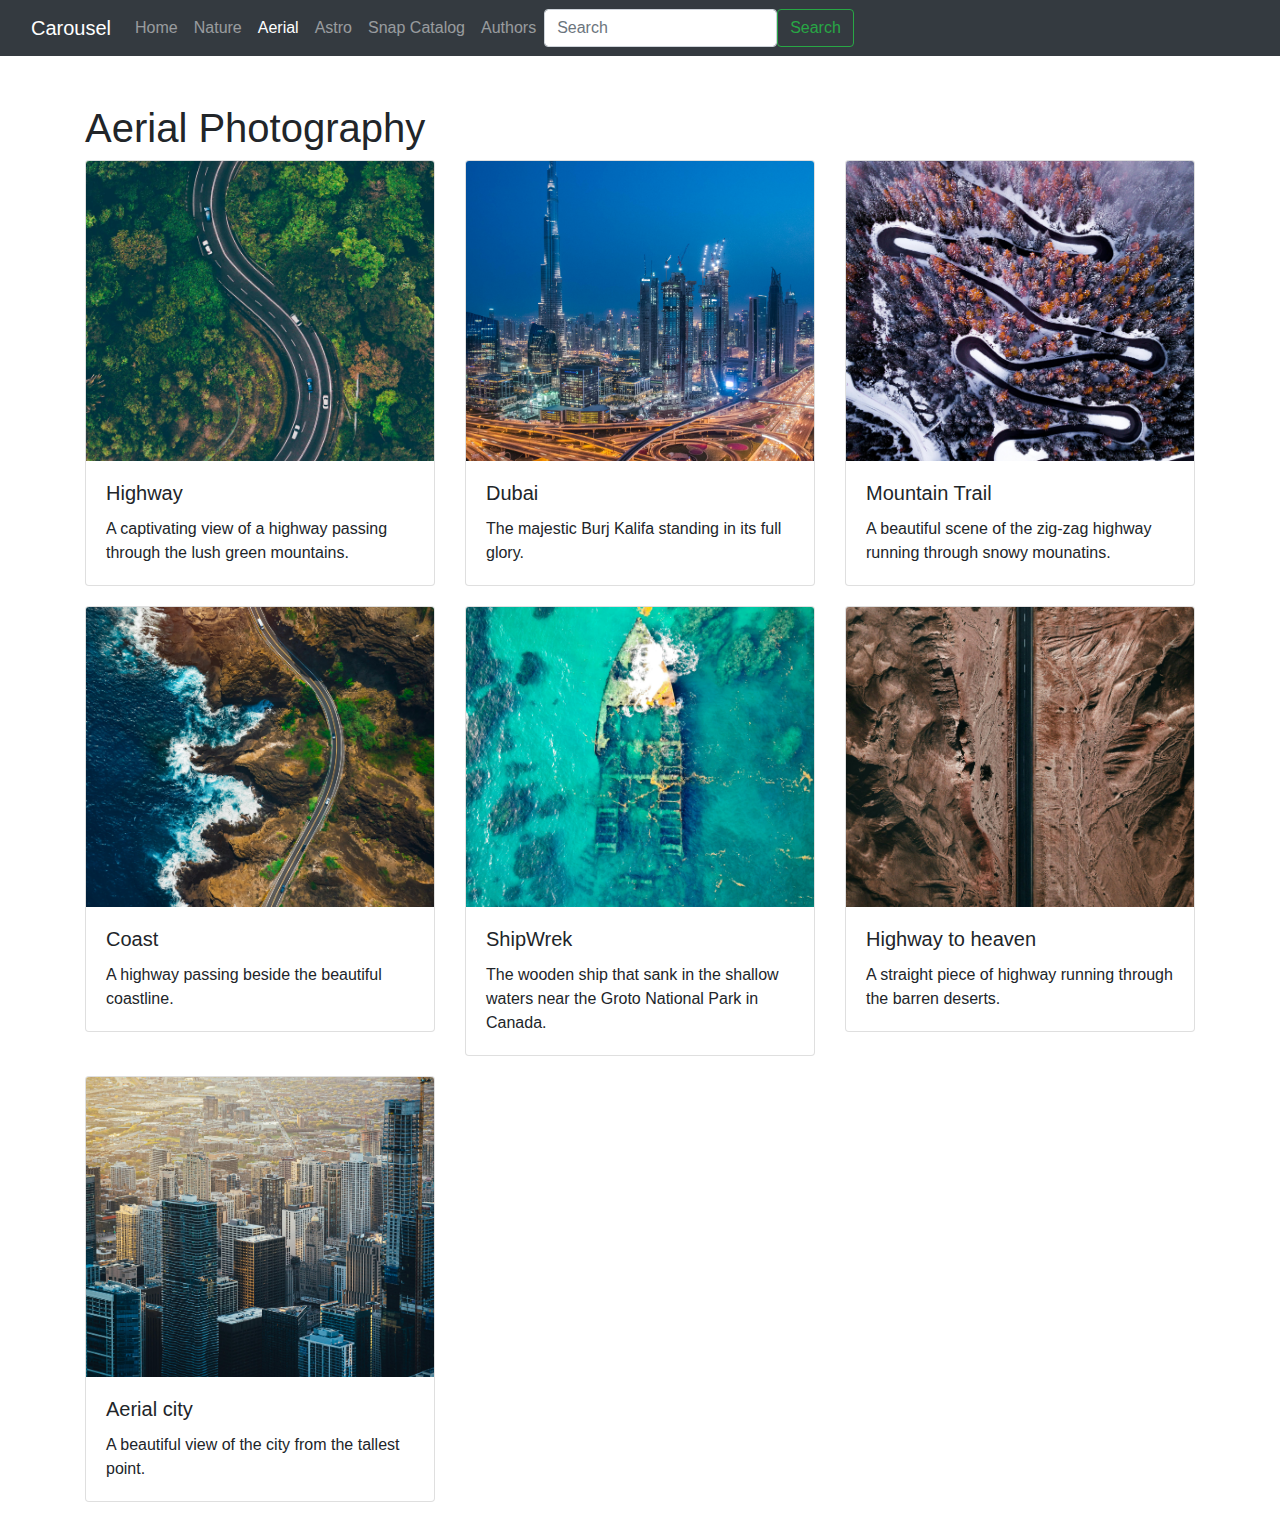
<file: Midterm/aerial.html>
<!DOCTYPE html>
<html lang="en">

<head>
    <meta charset="UTF-8">
    <meta name="viewport" content="width=device-width, initial-scale=1.0">
    <title>Aerial Photography</title>
    <link rel="stylesheet" href="https://maxcdn.bootstrapcdn.com/bootstrap/4.5.2/css/bootstrap.min.css">
    <style>
        /* Custom CSS for footer at the bottom */
        
        body {
            display: flex;
            flex-direction: column;
            min-height: 100vh;
        }
        
        .content-wrapper {
            flex-grow: 1;
        }
        
        footer {
            position: static;
            bottom: 0;
            width: 100%;
            height: 55px;
        }
        
        .card {
            margin-bottom: 20px;
            /* Add margin-bottom to create space between cards */
        }
        
        .card-img-top {
            height: 300px;
            /* Adjust the height of the image */
            object-fit: cover;
            /* Ensure the image covers the entire space */
        }
    </style>
</head>

<body>
    <!-- Navigation Bar -->
    <header data-bs-theme="dark">
        <nav class="navbar navbar-expand-md navbar-dark fixed-top bg-dark">
            <div class="container-fluid">
                <a class="navbar-brand" href="#">Carousel</a>
                <button class="navbar-toggler" type="button" data-bs-toggle="collapse" data-bs-target="#navbarCollapse" aria-controls="navbarCollapse" aria-expanded="false" aria-label="Toggle navigation">
        <span class="navbar-toggler-icon"></span>
      </button>
                <div class="collapse navbar-collapse" id="navbarCollapse">
                    <ul class="navbar-nav me-auto mb-2 mb-md-0">
                        <li class="nav-item">
                            <a class="nav-link" href="index.html">Home</a>
                        </li>
                        <li class="nav-item">
                            <a class="nav-link" href="nature.html">Nature</a>
                        </li>
                        <li class="nav-item">
                            <a class="nav-link active" aria-current="page" href="#">Aerial</a>
                        </li>
                        <li class="nav-item">
                            <a class="nav-link" href="astro.html">Astro</a>
                        </li>
                        <li class="nav-item">
                            <a class="nav-link" href="SnapCatalog.html">Snap Catalog</a>
                        </li>
                        <li class="nav-item">
                            <a class="nav-link" href="authors.html">Authors</a>
                        </li>
                    </ul>
                    <form class="d-flex" role="search">
                        <input class="form-control me-2" type="search" placeholder="Search" aria-label="Search">
                        <button class="btn btn-outline-success" type="submit">Search</button>
                    </form>
                </div>
            </div>
        </nav>
    </header>

    <main style="padding-top: 5rem;">
        <!-- Content -->
        <div class="container mt-4">
            <h1>Aerial Photography</h1>
            <div class="row" id="aerial-photos">
                <!-- Aerial photos will be dynamically added here -->
            </div>
        </div>
    </main>



    <script src="https://maxcdn.bootstrapcdn.com/bootstrap/4.5.2/js/bootstrap.min.js"></script>
    <script>
        fetch('data.json')
            .then(response => response.json())
            .then(data => {
                const aerialPhotosContainer = document.getElementById('aerial-photos');

                data.filter(photo => photo.category === 'Aerial').forEach(photo => {
                    const cardDiv = document.createElement('div');
                    cardDiv.classList.add('col-md-4');
                    cardDiv.innerHTML = `
                        <div class="card">
                            <img src="${photo.imageUrl}" class="card-img-top" alt="${photo.title}">
                            <div class="card-body">
                                <h5 class="card-title">${photo.title}</h5>
                                <p class="card-text">${photo.description}</p>
                            </div>
                        </div>
                    `;
                    aerialPhotosContainer.appendChild(cardDiv);
                });
            })
            .catch(error => console.error('Error fetching aerial photos:', error));
    </script>
</body>

</html>
</file>
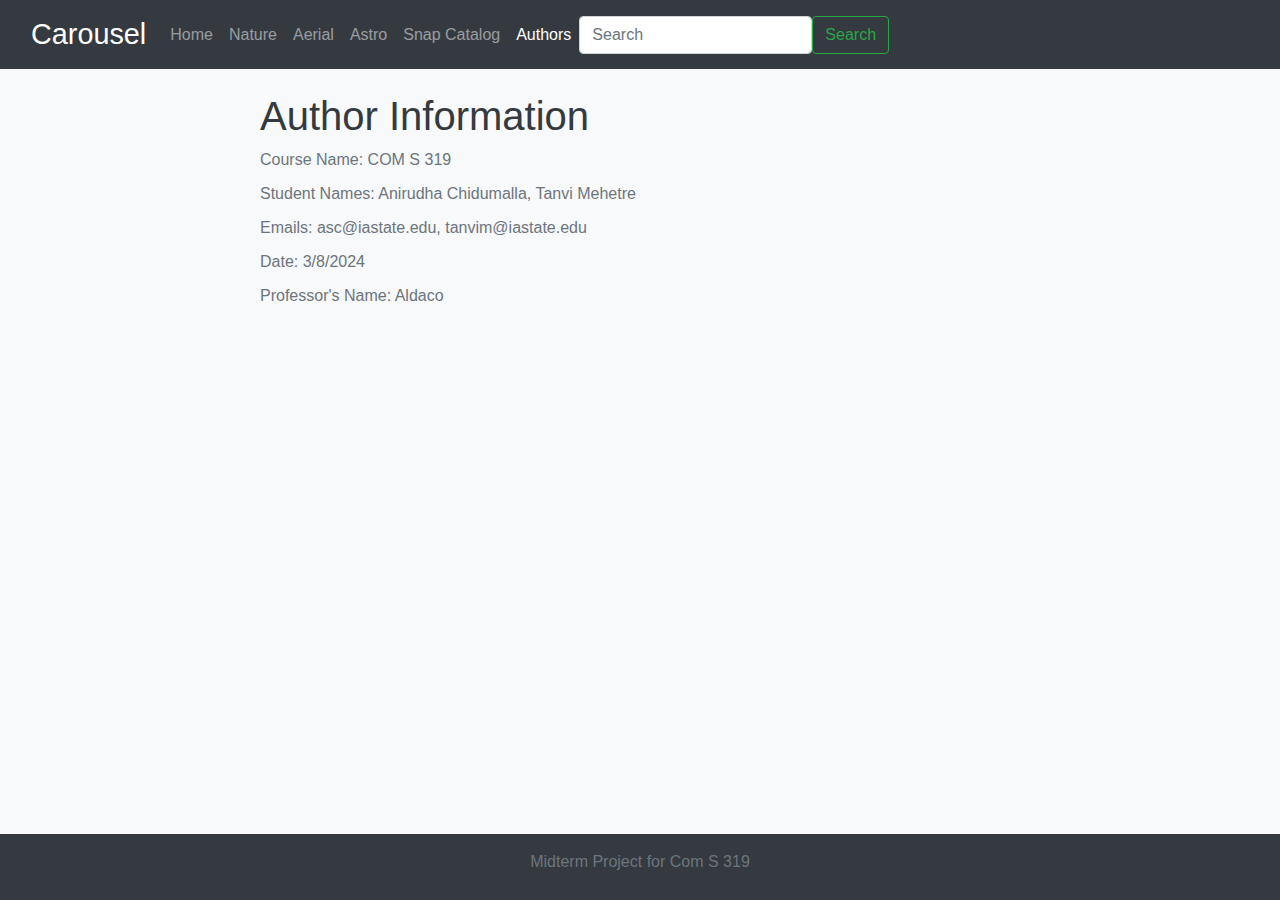
<file: Midterm/authors.html>
<!DOCTYPE html>
<html lang="en">

<head>
    <meta charset="UTF-8">
    <meta name="viewport" content="width=device-width, initial-scale=1.0">
    <title>Author Information</title>
    <link rel="stylesheet" href="https://maxcdn.bootstrapcdn.com/bootstrap/4.5.2/css/bootstrap.min.css">
    <link rel="stylesheet" href="styles.css">
    <!-- <style>
        /* Custom CSS for footer at the bottom */
        
        body {
            display: flex;
            flex-direction: column;
            min-height: 100vh;
        }
        
        .content-wrapper {
            flex-grow: 1;
        }
        
        footer {
            position: absolute;
            bottom: 0;
            width: 100%;
            height: 55px;
        }
    </style> -->
</head>

<body>
    <!-- Navigation Bar -->
    <header data-bs-theme="dark">
        <nav class="navbar navbar-expand-md navbar-dark fixed-top bg-dark">
            <div class="container-fluid">
                <a class="navbar-brand" href="#">Carousel</a>
                <button class="navbar-toggler" type="button" data-bs-toggle="collapse" data-bs-target="#navbarCollapse" aria-controls="navbarCollapse" aria-expanded="false" aria-label="Toggle navigation">
        <span class="navbar-toggler-icon"></span>
      </button>
                <div class="collapse navbar-collapse" id="navbarCollapse">
                    <ul class="navbar-nav me-auto mb-2 mb-md-0">
                        <li class="nav-item">
                            <a class="nav-link" href="index.html">Home</a>
                        </li>
                        <li class="nav-item">
                            <a class="nav-link" href="nature.html">Nature</a>
                        </li>
                        <li class="nav-item">
                            <a class="nav-link" href="aerial.html">Aerial</a>
                        </li>
                        <li class="nav-item">
                            <a class="nav-link" href="astro.html">Astro</a>
                        </li>
                        <li class="nav-item">
                            <a class="nav-link" href="SnapCatalog.html">Snap Catalog</a>
                        </li>
                        <li class="nav-item">
                            <a class="nav-link active" aria-current="page" href="#">Authors</a>
                        </li>
                    </ul>
                    <form class="d-flex" role="search">
                        <input class="form-control me-2" type="search" placeholder="Search" aria-label="Search">
                        <button class="btn btn-outline-success" type="submit">Search</button>
                    </form>
                </div>
            </div>
        </nav>
    </header>
    </nav>
<br>
<br>
    <!-- Content -->
    <div class="container mt-4">
        <h1>Author Information</h1>
        <p>Course Name: COM S 319</p>
        <p>Student Names: Anirudha Chidumalla, Tanvi Mehetre</p>
        <p>Emails: asc@iastate.edu, tanvim@iastate.edu</p>
        <p>Date: 3/8/2024</p>
        <p>Professor's Name: Aldaco</p>
    </div>

    <!-- Footer -->
    <footer class="bg-dark text-white text-center py-3">
        <p>Midterm Project for Com S 319</p>
    </footer>
</body>

</html>
</file>
<file: Midterm/styles.css>
/* Global Styles */

body {
    font-family: Arial, sans-serif;
    background-color: #f8f9fa;
    margin: 0;
    padding: 0;
}

.container {
    max-width: 800px;
    margin: 0 auto;
    padding: 20px;
}


/* Navigation Bar Styles */

.navbar {
    background-color: #343a40;
}

.navbar-brand {
    font-size: 1.8rem;
    color: #ffffff;
}

.navbar-toggler-icon {
    color: #ffffff;
}

.navbar-nav .nav-link {
    color: #ffffff;
}

.navbar-nav .nav-link:hover {
    color: #dcdcdc;
}


/* Content Styles */

h1 {
    color: #343a40;
}

p {
    color: #6c757d;
    margin-bottom: 10px;
}


/* Footer Styles */

footer {
    background-color: #343a40;
    color: #ffffff;
    text-align: center;
    padding: 15px 0;
    position: fixed;
    bottom: 0;
    width: 100%;
}
</file>
